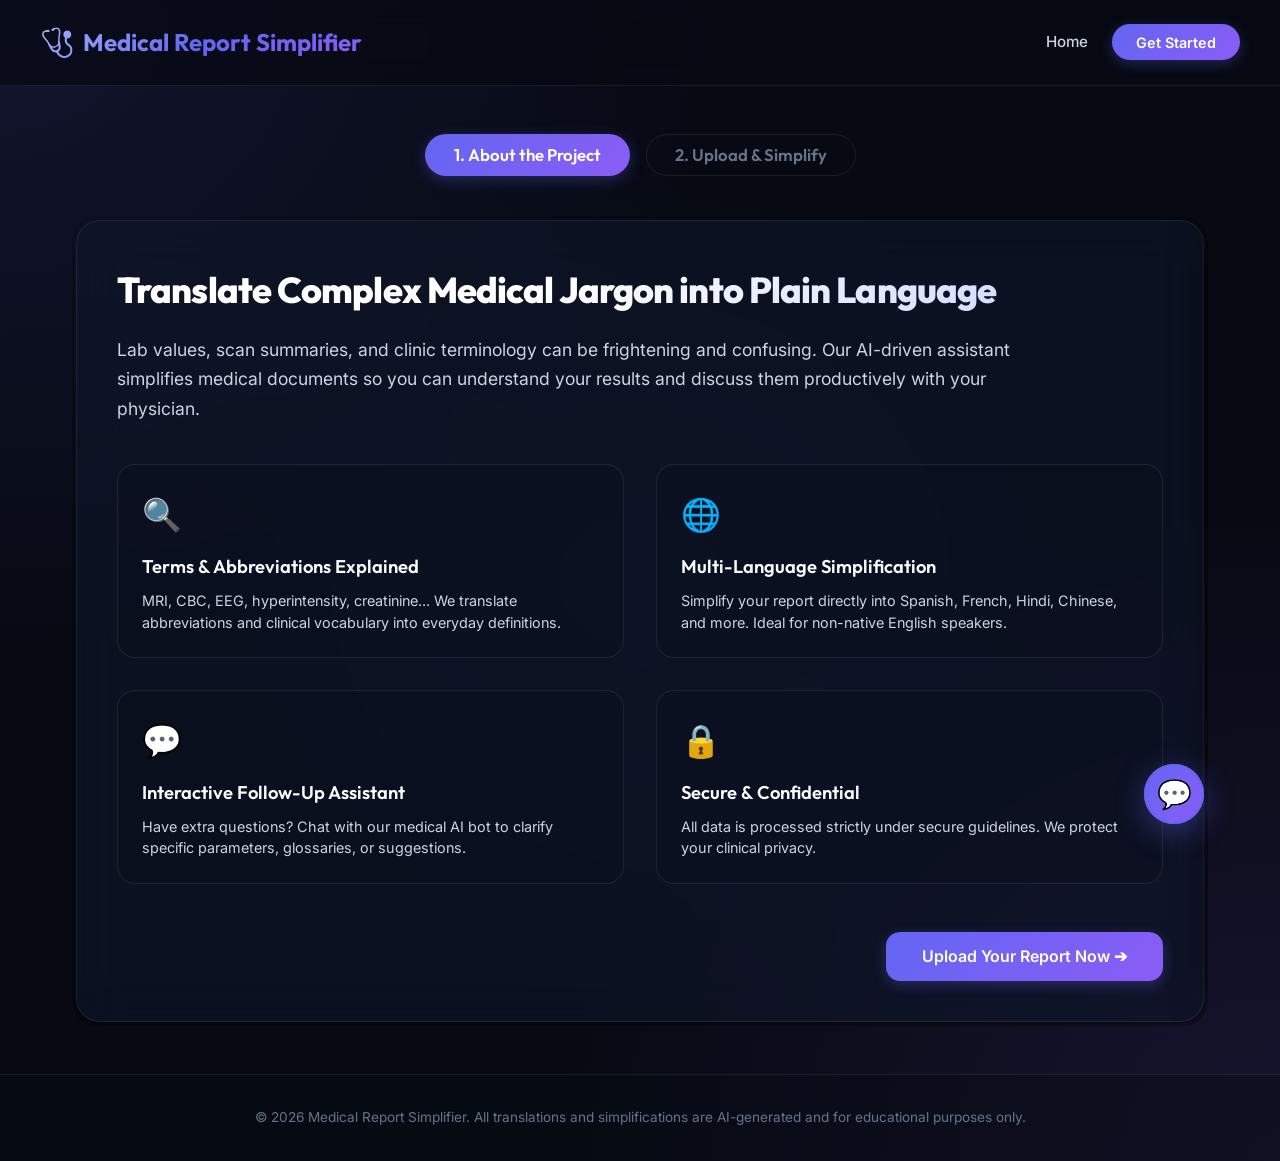
<file: templates/index.html>
<!DOCTYPE html>
<html lang="en">
<head>
    <meta charset="UTF-8">
    <meta name="viewport" content="width=device-width, initial-scale=1.0">
    <title>Medical Report Simplifier - Understand Your Health</title>
    <link rel="stylesheet" href="/static/css/style.css">
</head>
<body>
    <header>
        <div class="nav-container">
            <a href="/" class="logo">
                <span class="logo-icon">🩺</span> Medical Report Simplifier
            </a>
            <nav class="nav-links">
                <a href="/">Home</a>
                <button id="nav-btn-start" class="btn-primary">Get Started</button>
            </nav>
        </div>
    </header>

    <main>
        <!-- Tab Indicators for Navigation -->
        <div class="slider-tabs">
            <button id="tab-slide-1" class="tab-btn active">1. About the Project</button>
            <button id="tab-slide-2" class="tab-btn">2. Upload & Simplify</button>
        </div>

        <!-- Slides Wrapper -->
        <div class="slider-container">
            <div class="slides-wrapper" id="slides-wrapper">
                
                <!-- Slide 1: Explanation of the project -->
                <div class="slide-item active" id="slide-1">
                    <div class="glass-card explanation-card">
                        <h2>Translate Complex Medical Jargon into Plain Language</h2>
                        <p class="intro-p">Lab values, scan summaries, and clinic terminology can be frightening and confusing. Our AI-driven assistant simplifies medical documents so you can understand your results and discuss them productively with your physician.</p>
                        
                        <div class="features-grid">
                            <div class="feature-item">
                                <span class="feature-icon">🔍</span>
                                <h4>Terms & Abbreviations Explained</h4>
                                <p>MRI, CBC, EEG, hyperintensity, creatinine... We translate abbreviations and clinical vocabulary into everyday definitions.</p>
                            </div>
                            <div class="feature-item">
                                <span class="feature-icon">🌐</span>
                                <h4>Multi-Language Simplification</h4>
                                <p>Simplify your report directly into Spanish, French, Hindi, Chinese, and more. Ideal for non-native English speakers.</p>
                            </div>
                            <div class="feature-item">
                                <span class="feature-icon">💬</span>
                                <h4>Interactive Follow-Up Assistant</h4>
                                <p>Have extra questions? Chat with our medical AI bot to clarify specific parameters, glossaries, or suggestions.</p>
                            </div>
                            <div class="feature-item">
                                <span class="feature-icon">🔒</span>
                                <h4>Secure & Confidential</h4>
                                <p>All data is processed strictly under secure guidelines. We protect your clinical privacy.</p>
                            </div>
                        </div>

                        <div class="explanation-footer">
                            <button id="btn-next-slide" class="btn-primary btn-large">Upload Your Report Now ➔</button>
                        </div>
                    </div>
                </div>

                <!-- Slide 2: Input container -->
                <div class="slide-item" id="slide-2">
                    <div class="glass-card upload-card-container">
                        <h2>Upload Clinical Document</h2>
                        <p class="upload-p">Select or drag in your report, and select your preferred output language.</p>

                        <form id="upload-form">
                            <!-- Drag and Drop Zone -->
                            <div class="drop-zone" id="drop-zone">
                                <div class="upload-icon">📥</div>
                                <h3>Drag and drop your report here</h3>
                                <p class="drop-text-sub">or click to browse local storage</p>
                                <span class="supported-formats">Supports PDF, PNG, JPG, JPEG, TIFF (Max 16MB)</span>
                            </div>
                            <input type="file" id="file-input" name="file" accept=".pdf, .png, .jpg, .jpeg, .tiff" style="display: none;">
                            
                            <!-- File Selected Info -->
                            <div class="file-status" id="file-status">
                                <div class="file-info">
                                    <span class="file-icon-badge">📄</span>
                                    <div class="file-info-text">
                                        <div class="file-name" id="file-name">filename.pdf</div>
                                        <div class="file-size" id="file-size">(0.00 MB)</div>
                                    </div>
                                </div>
                                <button type="button" class="btn-remove" id="btn-remove" title="Remove file">✕</button>
                            </div>

                            <!-- Target Language Dropdown Selector -->
                            <div class="upload-language-select">
                                <label for="select-lang-upload">Target Output Language:</label>
                                <select id="select-lang-upload" class="select-translate">
                                    <option value="en">English (Default)</option>
                                    <option value="es">Spanish (Español)</option>
                                    <option value="fr">French (Français)</option>
                                    <option value="de">German (Deutsch)</option>
                                    <option value="hi">Hindi (हिन्दी)</option>
                                    <option value="te">Telugu (తెలుగు)</option>
                                    <option value="ta">Tamil (தமிழ்)</option>
                                    <option value="zh">Chinese (中文)</option>
                                </select>
                            </div>

                            <!-- Actions -->
                            <div class="action-container flex-actions">
                                <button type="button" id="btn-prev-slide" class="btn-secondary">✕ Back to Info</button>
                                <button type="submit" class="btn-submit" id="btn-submit" disabled>Simplify Report</button>
                            </div>
                        </form>

                        <!-- Loader -->
                        <div class="loader-wrapper" id="loader-wrapper">
                            <div class="spinner"></div>
                            <div class="loader-text">Extracting report text & simplifying medical terms...</div>
                        </div>
                    </div>
                </div>

            </div>
        </div>
    </main>

    <footer>
        <p>&copy; 2026 Medical Report Simplifier. All translations and simplifications are AI-generated and for educational purposes only.</p>
    </footer>

    <!-- Custom Modal Popup Screen Message -->
    <div id="custom-alert-modal" class="custom-modal-overlay">
        <div class="custom-modal-card">
            <div class="custom-modal-header">
                <span class="custom-modal-icon">⚠️</span>
                <h3 id="custom-modal-title">System Alert</h3>
            </div>
            <div class="custom-modal-body">
                <p id="custom-modal-message">An unexpected error occurred. Please try again.</p>
            </div>
            <div class="custom-modal-footer">
                <button id="custom-modal-close-btn" class="btn-primary">OK</button>
            </div>
        </div>
    </div>

    <script src="/static/js/script.js"></script>
</body>
</html>
</file>
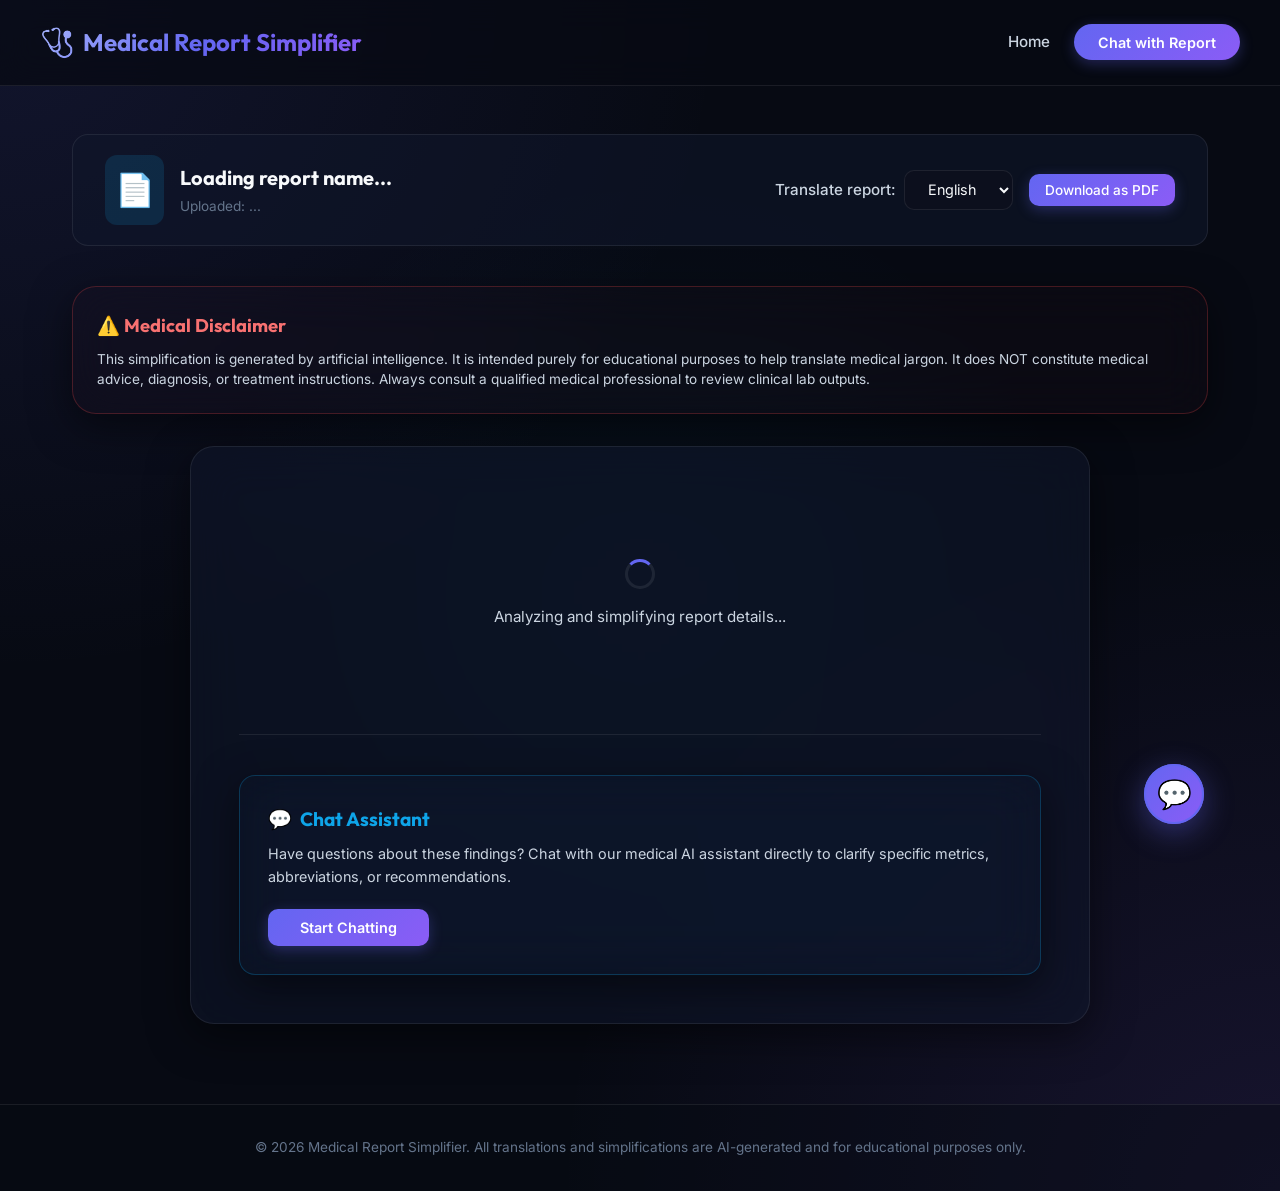
<file: templates/report.html>
<!DOCTYPE html>
<html lang="en">
<head>
    <meta charset="UTF-8">
    <meta name="viewport" content="width=device-width, initial-scale=1.0">
    <title>Simplified Report - Medical Report Simplifier</title>
    <link rel="stylesheet" href="/static/css/style.css">
</head>
<body>
    <header>
        <div class="nav-container">
            <a href="/" class="logo">
                <span class="logo-icon">🩺</span> Medical Report Simplifier
            </a>
            <nav class="nav-links">
                <a href="/">Home</a>
                <button id="btn-chat-trigger" class="btn-primary">Chat with Report</button>
            </nav>
        </div>
    </header>

    <main>
        <div class="report-controls">
            <div class="report-meta-wrapper">
                <span class="report-badge">📄</span>
                <div>
                    <h3 id="report-filename">Loading report name...</h3>
                    <p id="report-date">Uploaded: ...</p>
                </div>
            </div>
            <div class="translation-controls" style="display: flex; gap: 1rem; align-items: center;">
                <div style="display: flex; align-items: center; gap: 0.5rem;">
                    <label for="select-translate">Translate report:</label>
                    <select id="select-translate" class="select-translate">
                        <!-- Loaded dynamically via script.js -->
                        <option value="en">English</option>
                    </select>
                </div>
                <div class="action-buttons-group" style="display: flex; gap: 0.5rem;">
                    <button id="btn-print-report" class="btn-primary" style="padding: 0.5rem 1rem; font-size: 0.85rem; border-radius: 10px; font-weight: 500;">Download as PDF</button>
                </div>
            </div>
        </div>

        <!-- Medical Disclaimer at the Top of the Page -->
        <div class="glass-card accent-card-red" style="margin-bottom: 2rem; padding: 1.5rem; border-color: rgba(239, 68, 68, 0.25); background: rgba(239, 68, 68, 0.02);">
            <h3 class="sidebar-title red-text" style="font-family: var(--font-header); font-size: 1.15rem; margin-bottom: 0.5rem; display: flex; align-items: center; gap: 0.5rem;">
                ⚠️ Medical Disclaimer
            </h3>
            <p class="sidebar-text disclaimer-text" style="font-size: 0.85rem; color: var(--text-secondary); line-height: 1.5; margin-bottom: 0;">This simplification is generated by artificial intelligence. It is intended purely for educational purposes to help translate medical jargon. It does NOT constitute medical advice, diagnosis, or treatment instructions. Always consult a qualified medical professional to review clinical lab outputs.</p>
        </div>

        <div class="report-single-column">
            <section class="glass-card report-card" style="margin-bottom: 2rem;">
                <!-- Report Simplified Body -->
                <div id="report-body" class="markdown-content">
                    <div class="inner-loader">
                        <div class="spinner-small"></div>
                        <span>Analyzing and simplifying report details...</span>
                    </div>
                </div>

                <hr style="border: 0; height: 1px; background: var(--border-glass); margin: 2.5rem 0;">

                <!-- Chatbot Assistant Suggestion at the Bottom of the Output -->
                <div class="glass-card accent-card-teal" style="padding: 1.75rem; border-color: rgba(14, 165, 233, 0.25); background: rgba(14, 165, 233, 0.01); border-radius: 16px;">
                    <h3 class="sidebar-title teal-text" style="font-family: var(--font-header); font-size: 1.2rem; margin-bottom: 0.5rem; display: flex; align-items: center; gap: 0.5rem;">
                        <span>💬</span> Chat Assistant
                    </h3>
                    <p class="sidebar-text" style="font-size: 0.9rem; color: var(--text-secondary); margin-bottom: 1.25rem; line-height: 1.6;">Have questions about these findings? Chat with our medical AI assistant directly to clarify specific metrics, abbreviations, or recommendations.</p>
                    <button id="btn-chat-start" class="btn-primary" style="padding: 0.65rem 2rem; border-radius: 10px; font-weight: 600;">Start Chatting</button>
                </div>
            </section>
        </div>
    </main>

    <footer>
        <p>&copy; 2026 Medical Report Simplifier. All translations and simplifications are AI-generated and for educational purposes only.</p>
    </footer>

    <!-- Custom Modal Popup Screen Message -->
    <div id="custom-alert-modal" class="custom-modal-overlay">
        <div class="custom-modal-card">
            <div class="custom-modal-header">
                <span class="custom-modal-icon">⚠️</span>
                <h3 id="custom-modal-title">System Alert</h3>
            </div>
            <div class="custom-modal-body">
                <p id="custom-modal-message">An unexpected error occurred. Please try again.</p>
            </div>
            <div class="custom-modal-footer">
                <button id="custom-modal-close-btn" class="btn-primary">OK</button>
            </div>
        </div>
    </div>

    <script src="/static/js/script.js"></script>
</body>
</html>
</file>
<file: static/css/style.css>
@import url('https://fonts.googleapis.com/css2?family=Inter:wght@300;400;500;600;700&family=Outfit:wght@400;500;600;700;800&display=swap');

:root {
    --bg-primary: #070a13;
    --bg-secondary: #0c0f1d;
    --bg-card: rgba(15, 23, 42, 0.6);
    --border-glass: rgba(255, 255, 255, 0.08);
    --border-active: rgba(99, 102, 241, 0.4);
    
    --text-primary: #f8fafc;
    --text-secondary: #cbd5e1;
    --text-muted: #64748b;
    
    --accent-indigo: #6366f1;
    --accent-purple: #8b5cf6;
    --accent-teal: #0ea5e9;
    --accent-red: #ef4444;
    
    --glow-indigo: rgba(99, 102, 241, 0.25);
    --glow-purple: rgba(139, 92, 246, 0.25);
    
    --transition-smooth: all 0.3s cubic-bezier(0.4, 0, 0.2, 1);
    --font-header: 'Outfit', sans-serif;
    --font-body: 'Inter', sans-serif;
}

* {
    box-sizing: border-box;
    margin: 0;
    padding: 0;
}

body {
    background-color: var(--bg-primary);
    background-image: 
        radial-gradient(at 0% 0%, rgba(99, 102, 241, 0.12) 0px, transparent 40%),
        radial-gradient(at 100% 100%, rgba(139, 92, 246, 0.12) 0px, transparent 40%),
        radial-gradient(at 50% 50%, rgba(14, 165, 233, 0.05) 0px, transparent 50%);
    color: var(--text-primary);
    font-family: var(--font-body);
    line-height: 1.6;
    min-height: 100vh;
    display: flex;
    flex-direction: column;
    overflow-x: hidden;
}

/* Custom Scrollbar */
::-webkit-scrollbar {
    width: 8px;
    height: 8px;
}
::-webkit-scrollbar-track {
    background: var(--bg-primary);
}
::-webkit-scrollbar-thumb {
    background: rgba(99, 102, 241, 0.2);
    border-radius: 9999px;
}
::-webkit-scrollbar-thumb:hover {
    background: rgba(99, 102, 241, 0.4);
}

/* Header / Navbar */
header {
    background: rgba(7, 10, 19, 0.75);
    backdrop-filter: blur(16px);
    -webkit-backdrop-filter: blur(16px);
    border-bottom: 1px solid var(--border-glass);
    padding: 1.25rem 2rem;
    position: sticky;
    top: 0;
    z-index: 100;
}

.nav-container {
    max-width: 1200px;
    margin: 0 auto;
    display: flex;
    justify-content: space-between;
    align-items: center;
}

.logo {
    font-family: var(--font-header);
    font-size: 1.5rem;
    font-weight: 700;
    background: linear-gradient(135deg, #a5b4fc 0%, var(--accent-indigo) 50%, var(--accent-purple) 100%);
    -webkit-background-clip: text;
    -webkit-text-fill-color: transparent;
    display: flex;
    align-items: center;
    gap: 0.5rem;
    text-decoration: none;
}

.logo-icon {
    font-size: 1.75rem;
}

.nav-links {
    display: flex;
    gap: 1.5rem;
    align-items: center;
}

.nav-links a {
    color: var(--text-secondary);
    text-decoration: none;
    font-weight: 500;
    font-size: 0.95rem;
    transition: var(--transition-smooth);
}

.nav-links a:hover {
    color: var(--text-primary);
}

/* Primary Button */
.btn-primary {
    background: linear-gradient(135deg, var(--accent-indigo) 0%, var(--accent-purple) 100%);
    color: white !important;
    padding: 0.6rem 1.5rem;
    border: none;
    border-radius: 9999px;
    font-family: var(--font-body);
    font-weight: 600;
    font-size: 0.9rem;
    cursor: pointer;
    box-shadow: 0 4px 14px 0 rgba(99, 102, 241, 0.3);
    transition: var(--transition-smooth);
    display: inline-flex;
    align-items: center;
    justify-content: center;
    text-decoration: none;
}

.btn-primary:hover {
    transform: translateY(-2px);
    box-shadow: 0 6px 20px 0 rgba(99, 102, 241, 0.45);
}

.btn-primary:active {
    transform: translateY(0);
}

.btn-large {
    padding: 0.9rem 2.25rem;
    font-size: 1rem;
    border-radius: 14px;
}

.btn-full-width {
    width: 100%;
}

/* Secondary Button */
.btn-secondary {
    background: rgba(255, 255, 255, 0.05);
    border: 1px solid var(--border-glass);
    color: var(--text-secondary);
    padding: 0.8rem 1.5rem;
    border-radius: 12px;
    font-family: var(--font-body);
    font-weight: 600;
    font-size: 0.95rem;
    cursor: pointer;
    transition: var(--transition-smooth);
    display: inline-flex;
    align-items: center;
    justify-content: center;
}

.btn-secondary:hover {
    background: rgba(255, 255, 255, 0.1);
    color: var(--text-primary);
    border-color: rgba(255, 255, 255, 0.2);
}

/* Main Dashboard Wrapper */
main {
    flex: 1;
    max-width: 1200px;
    width: 100%;
    margin: 3rem auto;
    padding: 0 2rem;
}

/* Cards (Glassmorphism) */
.glass-card {
    background: var(--bg-card);
    backdrop-filter: blur(24px);
    -webkit-backdrop-filter: blur(24px);
    border: 1px solid var(--border-glass);
    border-radius: 24px;
    padding: 2.5rem;
    box-shadow: 0 12px 40px 0 rgba(0, 0, 0, 0.5);
    transition: var(--transition-smooth);
}

/* -------------------------------------------------------------
   HOMEPAGE SLIDER SYSTEM (TWO SLIDES)
   ------------------------------------------------------------- */
.slider-tabs {
    display: flex;
    justify-content: center;
    gap: 1rem;
    margin-bottom: 2.5rem;
}

.tab-btn {
    background: transparent;
    border: 1px solid var(--border-glass);
    color: var(--text-muted);
    font-family: var(--font-header);
    font-size: 1.05rem;
    font-weight: 600;
    padding: 0.6rem 1.75rem;
    border-radius: 9999px;
    cursor: pointer;
    transition: var(--transition-smooth);
}

.tab-btn:hover {
    color: var(--text-secondary);
    border-color: rgba(99, 102, 241, 0.25);
}

.tab-btn.active {
    background: linear-gradient(135deg, var(--accent-indigo) 0%, var(--accent-purple) 100%);
    color: white;
    border-color: transparent;
    box-shadow: 0 4px 15px rgba(99, 102, 241, 0.3);
}

.slider-container {
    width: 100%;
    overflow: hidden;
    position: relative;
    border-radius: 24px;
}

.slides-wrapper {
    display: flex;
    width: 200%; /* Two slides, 100% each */
    transition: transform 0.6s cubic-bezier(0.4, 0, 0.2, 1);
}

.slide-item {
    width: 50%;
    flex-shrink: 0;
    padding: 0.25rem;
}

/* Slide 1: Explanation Card Styling */
.explanation-card h2 {
    font-family: var(--font-header);
    font-size: 2.25rem;
    font-weight: 800;
    margin-bottom: 1rem;
    background: linear-gradient(135deg, #ffffff 40%, #c7d2fe 100%);
    -webkit-background-clip: text;
    -webkit-text-fill-color: transparent;
    letter-spacing: -0.025em;
}

.intro-p {
    font-size: 1.1rem;
    color: var(--text-secondary);
    margin-bottom: 2.5rem;
    max-width: 900px;
    line-height: 1.7;
}

.features-grid {
    display: grid;
    grid-template-columns: 1fr 1fr;
    gap: 2rem;
    margin-bottom: 3rem;
}

.feature-item {
    background: rgba(12, 15, 29, 0.4);
    border: 1px solid var(--border-glass);
    border-radius: 18px;
    padding: 1.5rem;
    transition: var(--transition-smooth);
}

.feature-item:hover {
    border-color: rgba(99, 102, 241, 0.2);
    transform: translateY(-2px);
    background: rgba(12, 15, 29, 0.6);
}

.feature-icon {
    font-size: 2rem;
    display: inline-block;
    margin-bottom: 0.75rem;
}

.feature-item h4 {
    font-family: var(--font-header);
    font-size: 1.15rem;
    font-weight: 600;
    color: var(--text-primary);
    margin-bottom: 0.5rem;
}

.feature-item p {
    font-size: 0.9rem;
    color: var(--text-secondary);
    line-height: 1.5;
}

.explanation-footer {
    text-align: right;
}

/* Slide 2: Upload Area & Targets */
.upload-card-container h2 {
    font-family: var(--font-header);
    font-size: 2.25rem;
    font-weight: 800;
    margin-bottom: 0.5rem;
}

.upload-p {
    color: var(--text-secondary);
    margin-bottom: 2rem;
    font-size: 1rem;
}

.drop-zone {
    border: 2px dashed rgba(99, 102, 241, 0.3);
    border-radius: 20px;
    padding: 4.5rem 2rem;
    text-align: center;
    background: rgba(15, 23, 42, 0.4);
    cursor: pointer;
    transition: var(--transition-smooth);
    display: flex;
    flex-direction: column;
    align-items: center;
    gap: 1rem;
}

.drop-zone:hover, .drop-zone.dragover {
    border-color: var(--accent-indigo);
    background: rgba(99, 102, 241, 0.06);
    box-shadow: 0 0 25px 0 var(--glow-indigo);
    transform: scale(1.01);
}

.upload-icon {
    font-size: 3.5rem;
    color: var(--accent-indigo);
    animation: float 3s ease-in-out infinite;
}

@keyframes float {
    0%, 100% { transform: translateY(0); }
    50% { transform: translateY(-8px); }
}

.drop-zone h3 {
    font-family: var(--font-header);
    font-size: 1.4rem;
    font-weight: 600;
    color: var(--text-primary);
}

.drop-text-sub {
    color: var(--accent-indigo);
    font-size: 0.95rem;
    font-weight: 500;
}

.supported-formats {
    color: var(--text-muted);
    font-size: 0.8rem;
    margin-top: 0.5rem;
}

/* Language Selection on Upload */
.upload-language-select {
    margin-top: 1.75rem;
    background: rgba(12, 15, 29, 0.5);
    border: 1px solid var(--border-glass);
    border-radius: 16px;
    padding: 1.25rem 1.5rem;
    display: flex;
    flex-direction: column;
    gap: 0.5rem;
    text-align: left;
}

.upload-language-select label {
    font-size: 0.9rem;
    font-weight: 600;
    color: var(--text-secondary);
}

.upload-language-select select {
    width: 100%;
}

.flex-actions {
    display: flex;
    gap: 1.25rem;
    align-items: center;
    justify-content: stretch;
}

.btn-submit {
    font-family: var(--font-header);
    font-size: 1.1rem;
    font-weight: 700;
    background: linear-gradient(135deg, var(--accent-indigo) 0%, var(--accent-purple) 100%);
    border: none;
    color: white;
    padding: 1rem 2.5rem;
    border-radius: 14px;
    cursor: pointer;
    box-shadow: 0 4px 22px 0 rgba(99, 102, 241, 0.4);
    transition: var(--transition-smooth);
    flex: 2;
}

.btn-submit:hover:not(:disabled) {
    transform: translateY(-2px);
    box-shadow: 0 6px 26px 0 rgba(99, 102, 241, 0.55);
}

.btn-submit:disabled {
    opacity: 0.4;
    cursor: not-allowed;
    box-shadow: none;
}

.flex-actions .btn-secondary {
    flex: 1;
    padding: 1rem 1.5rem;
}


/* File Selected Status Card */
.file-status {
    margin-top: 1.5rem;
    background: rgba(12, 15, 29, 0.85);
    border: 1px solid var(--border-glass);
    border-radius: 16px;
    padding: 1.25rem;
    display: none;
    align-items: center;
    justify-content: space-between;
}

.file-info {
    display: flex;
    align-items: center;
    gap: 1rem;
}

.file-icon-badge {
    font-size: 1.75rem;
    background: rgba(99, 102, 241, 0.15);
    padding: 0.5rem;
    border-radius: 12px;
}

.file-info-text {
    font-size: 0.95rem;
}

.file-name {
    font-weight: 600;
    color: var(--text-primary);
    word-break: break-all;
}

.file-size {
    color: var(--text-muted);
    font-size: 0.85rem;
    margin-top: 0.1rem;
}

.btn-remove {
    background: rgba(239, 68, 68, 0.1);
    border: none;
    color: #ef4444;
    cursor: pointer;
    font-size: 1rem;
    width: 32px;
    height: 32px;
    border-radius: 50%;
    display: flex;
    align-items: center;
    justify-content: center;
    transition: var(--transition-smooth);
}

.btn-remove:hover {
    background: #ef4444;
    color: white;
}

/* Loading Overlay */
.loader-wrapper {
    display: none;
    flex-direction: column;
    align-items: center;
    gap: 1.5rem;
    margin-top: 2rem;
}

.spinner {
    width: 55px;
    height: 55px;
    border: 4px solid var(--border-glass);
    border-top: 4px solid var(--accent-indigo);
    border-radius: 50%;
    animation: spin 1s linear infinite;
    box-shadow: 0 0 15px rgba(99, 102, 241, 0.2);
}

.spinner-small {
    width: 30px;
    height: 30px;
    border: 3px solid var(--border-glass);
    border-top: 3px solid var(--accent-indigo);
    border-radius: 50%;
    animation: spin 1s linear infinite;
}

@keyframes spin {
    0% { transform: rotate(0deg); }
    100% { transform: rotate(360deg); }
}

.loader-text {
    font-size: 1rem;
    color: var(--text-secondary);
    font-weight: 500;
    text-align: center;
}

/* Report Page Layout */
.report-controls {
    display: flex;
    justify-content: space-between;
    align-items: center;
    margin-bottom: 2.5rem;
    background: var(--bg-card);
    padding: 1.25rem 2rem;
    border-radius: 16px;
    border: 1px solid var(--border-glass);
    gap: 1.5rem;
}

.report-meta-wrapper {
    display: flex;
    align-items: center;
    gap: 1rem;
}

.report-badge {
    font-size: 2rem;
    background: rgba(14, 165, 233, 0.15);
    padding: 0.6rem;
    border-radius: 12px;
}

.report-controls h3 {
    font-family: var(--font-header);
    font-size: 1.25rem;
    font-weight: 700;
    color: var(--text-primary);
}

.report-controls p {
    font-size: 0.85rem;
    color: var(--text-muted);
    margin-top: 0.1rem;
}

.translation-controls {
    display: flex;
    align-items: center;
    gap: 0.75rem;
}

.translation-controls label {
    font-size: 0.95rem;
    color: var(--text-secondary);
    font-weight: 500;
}

.select-translate {
    background: var(--bg-secondary);
    border: 1px solid var(--border-glass);
    color: var(--text-primary);
    padding: 0.6rem 1.2rem;
    border-radius: 10px;
    font-family: var(--font-body);
    font-size: 0.9rem;
    outline: none;
    cursor: pointer;
    transition: var(--transition-smooth);
}

.select-translate:focus {
    border-color: var(--accent-indigo);
    box-shadow: 0 0 10px rgba(99, 102, 241, 0.25);
}

.report-grid {
    display: grid;
    grid-template-columns: 1.3fr 0.7fr;
    gap: 2.5rem;
    align-items: start;
}

.report-single-column {
    max-width: 900px;
    margin: 0 auto;
    width: 100%;
}

.report-card {
    padding: 3rem !important;
}

.report-sidebar {
    display: flex;
    flex-direction: column;
    gap: 2rem;
}

.sidebar-title {
    font-family: var(--font-header);
    font-size: 1.25rem;
    margin-bottom: 0.85rem;
    display: flex;
    align-items: center;
    gap: 0.5rem;
}

.teal-text { color: var(--accent-teal); }
.red-text { color: #f87171; }

.sidebar-text {
    font-size: 0.9rem;
    color: var(--text-secondary);
    line-height: 1.6;
    margin-bottom: 1.5rem;
}

.disclaimer-text {
    margin-bottom: 0;
}

.accent-card-teal {
    border-color: rgba(14, 165, 233, 0.25);
}

.accent-card-red {
    border-color: rgba(239, 68, 68, 0.25);
    background: rgba(239, 68, 68, 0.02);
}

.inner-loader {
    display: flex;
    flex-direction: column;
    align-items: center;
    gap: 1rem;
    padding: 4rem 0;
    color: var(--text-secondary);
    font-size: 0.95rem;
}

.report-error-card {
    text-align: center;
    padding: 3rem 0;
}

.report-error-card h3 {
    color: var(--accent-red);
    font-size: 1.5rem;
    margin-bottom: 0.5rem;
}

.report-error-card p {
    color: var(--text-secondary);
}

/* Markdown Styling inside reports */
.markdown-content {
    transition: opacity 0.2s ease;
}

.markdown-content h1, .markdown-content h2 {
    font-family: var(--font-header);
    color: var(--text-primary);
    margin-top: 1.25rem;
    margin-bottom: 0.5rem;
    font-size: clamp(1.4rem, 2.5vw + 0.8rem, 1.85rem);
}

.markdown-content h3 {
    font-family: var(--font-header);
    font-size: clamp(1.1rem, 1.5vw + 0.6rem, 1.35rem);
    border-bottom: 1px solid var(--border-glass);
    padding-bottom: 0.5rem;
    color: #a5b4fc;
    margin-top: 1rem;
    margin-bottom: 0.4rem;
}

.markdown-content h1:first-child,
.markdown-content h2:first-child,
.markdown-content h3:first-child {
    margin-top: 0;
}

.markdown-content p {
    color: var(--text-secondary);
    margin-bottom: 0.6rem;
    font-size: clamp(0.9rem, 0.8vw + 0.7rem, 1.05rem);
    line-height: 1.6;
}

.markdown-content ul {
    margin-left: 2rem;
    margin-bottom: 0.6rem;
    color: var(--text-secondary);
}

.markdown-content li {
    margin-bottom: 0.3rem;
    font-size: clamp(0.9rem, 0.8vw + 0.7rem, 1.05rem);
    line-height: 1.6;
}

.markdown-content hr {
    border: 0;
    height: 1px;
    background: var(--border-glass);
    margin: 1.25rem 0;
}


/* -------------------------------------------------------------
   FLOATING ASSISTANT WIDGET & CHAT SYSTEM
   ------------------------------------------------------------- */
#chatbot-widget-container {
    position: fixed;
    bottom: 2cm;
    right: 2cm;
    z-index: 9999;
}

.chatbot-trigger {
    width: 60px;
    height: 60px;
    border-radius: 50%;
    background: linear-gradient(135deg, var(--accent-indigo) 0%, var(--accent-purple) 100%);
    border: none;
    color: white;
    cursor: pointer;
    box-shadow: 0 8px 30px rgba(99, 102, 241, 0.4);
    display: flex;
    align-items: center;
    justify-content: center;
    position: relative;
    transition: transform 0.2s cubic-bezier(0.34, 1.56, 0.64, 1);
}

.chatbot-trigger:hover {
    transform: scale(1.08);
}

.chatbot-trigger:active {
    transform: scale(0.95);
}

.trigger-icon {
    font-size: 1.75rem;
    display: flex;
    align-items: center;
    justify-content: center;
}

.trigger-pulse {
    position: absolute;
    top: 0;
    left: 0;
    width: 100%;
    height: 100%;
    border-radius: 50%;
    border: 2px solid var(--accent-indigo);
    animation: widget-pulse 2s infinite;
    pointer-events: none;
}

@keyframes widget-pulse {
    0% { transform: scale(1); opacity: 0.8; }
    100% { transform: scale(1.4); opacity: 0; }
}

.chatbot-window {
    position: absolute;
    bottom: 75px;
    right: 0;
    width: 380px;
    height: 560px;
    background: rgba(12, 17, 34, 0.95);
    backdrop-filter: blur(28px);
    -webkit-backdrop-filter: blur(28px);
    border: 1px solid var(--border-glass);
    border-radius: 20px;
    box-shadow: 0 15px 50px rgba(0, 0, 0, 0.6), 0 0 30px rgba(99, 102, 241, 0.05);
    display: flex;
    flex-direction: column;
    overflow: hidden;
    opacity: 0;
    transform: scale(0.9) translateY(20px);
    pointer-events: none;
    transform-origin: bottom right;
    transition: opacity 0.3s cubic-bezier(0.34, 1.56, 0.64, 1),
                transform 0.3s cubic-bezier(0.34, 1.56, 0.64, 1);
}

.chatbot-window.active {
    opacity: 1;
    transform: scale(1) translateY(0);
    pointer-events: auto;
}

.chatbot-header {
    background: rgba(15, 23, 42, 0.85);
    padding: 1.1rem 1.5rem;
    border-bottom: 1px solid var(--border-glass);
    display: flex;
    align-items: center;
    justify-content: space-between;
}

.chatbot-title {
    display: flex;
    align-items: center;
    gap: 0.75rem;
}

.chatbot-status-dot {
    width: 9px;
    height: 9px;
    background-color: #10b981;
    border-radius: 50%;
    box-shadow: 0 0 10px #10b981;
}

.chatbot-title h4 {
    font-family: var(--font-header);
    font-size: 1.05rem;
    font-weight: 600;
}

.chatbot-subtitle {
    font-size: 0.72rem;
    color: var(--text-muted);
    display: block;
    margin-top: -0.1rem;
}

.chatbot-close-btn {
    background: none;
    border: none;
    color: var(--text-muted);
    font-size: 1.5rem;
    cursor: pointer;
    line-height: 1;
    transition: var(--transition-smooth);
}

.chatbot-close-btn:hover {
    color: var(--text-primary);
}

.chatbot-messages {
    flex: 1;
    padding: 1.5rem;
    overflow-y: auto;
    display: flex;
    flex-direction: column;
    gap: 1.25rem;
    background: rgba(12, 17, 34, 0.3);
}

.chatbot-messages .message {
    max-width: 85%;
    padding: 0.8rem 1.1rem;
    border-radius: 16px;
    font-size: 0.9rem;
    line-height: 1.5;
    word-break: break-word;
}

.chatbot-messages .message.user {
    align-self: flex-end;
    background: linear-gradient(135deg, var(--accent-indigo) 0%, var(--accent-purple) 100%);
    color: white;
    border-bottom-right-radius: 4px;
    box-shadow: 0 4px 10px rgba(99, 102, 241, 0.15);
}

.chatbot-messages .message.bot {
    align-self: flex-start;
    background: rgba(255, 255, 255, 0.05);
    border: 1px solid var(--border-glass);
    color: var(--text-secondary);
    border-bottom-left-radius: 4px;
}

.chatbot-messages .message.bot p {
    margin-bottom: 0.5rem;
}

.chatbot-messages .message.bot p:last-child {
    margin-bottom: 0;
}

.chatbot-messages .message.bot ul {
    margin-left: 1.2rem;
    margin-top: 0.3rem;
    margin-bottom: 0.3rem;
}

.chatbot-messages .message.bot li {
    margin-bottom: 0.3rem;
}

.chatbot-messages .message.bot h3 {
    font-family: var(--font-header);
    font-size: 1.1rem;
    margin: 0.75rem 0 0.4rem 0;
    color: var(--text-primary);
}

.chatbot-messages .message.bot h3:first-child {
    margin-top: 0;
}

.chatbot-messages .message.bot hr {
    border: 0;
    height: 1px;
    background: var(--border-glass);
    margin: 0.75rem 0;
}

.chatbot-messages .message.typing {
    font-style: italic;
    color: var(--text-muted);
    animation: typing-fade 1.5s infinite;
}

@keyframes typing-fade {
    0%, 100% { opacity: 0.5; }
    50% { opacity: 1; }
}

.chatbot-input-area {
    padding: 1rem 1.25rem;
    background: rgba(15, 23, 42, 0.9);
    border-top: 1px solid var(--border-glass);
    display: flex;
    gap: 0.75rem;
    align-items: center;
}

.chatbot-input-area input {
    flex: 1;
    background: var(--bg-secondary);
    border: 1px solid var(--border-glass);
    border-radius: 12px;
    color: var(--text-primary);
    padding: 0.75rem 1.1rem;
    outline: none;
    font-family: var(--font-body);
    font-size: 0.9rem;
    transition: var(--transition-smooth);
}

.chatbot-input-area input:focus {
    border-color: var(--accent-indigo);
    box-shadow: 0 0 10px rgba(99, 102, 241, 0.15);
}

.chatbot-send-btn {
    background: linear-gradient(135deg, var(--accent-indigo) 0%, var(--accent-purple) 100%);
    border: none;
    color: white;
    width: 42px;
    height: 42px;
    border-radius: 10px;
    cursor: pointer;
    display: flex;
    align-items: center;
    justify-content: center;
    font-size: 1.1rem;
    transition: var(--transition-smooth);
    box-shadow: 0 4px 10px rgba(99, 102, 241, 0.15);
}

.chatbot-send-btn:hover {
    transform: scale(1.05);
}


/* -------------------------------------------------------------
   CUSTOM ALERT POPUP SCREEN MODAL DIALOG
   ------------------------------------------------------------- */
.custom-modal-overlay {
    position: fixed;
    top: 0;
    left: 0;
    width: 100vw;
    height: 100vh;
    background: rgba(4, 6, 12, 0.8);
    backdrop-filter: blur(12px);
    -webkit-backdrop-filter: blur(12px);
    display: flex;
    align-items: center;
    justify-content: center;
    z-index: 999999;
    opacity: 0;
    pointer-events: none;
    transition: opacity 0.3s ease;
}

.custom-modal-overlay.active {
    opacity: 1;
    pointer-events: auto;
}

.custom-modal-card {
    background: rgba(15, 23, 42, 0.95);
    border: 1px solid rgba(239, 68, 68, 0.25);
    border-radius: 24px;
    padding: 2.5rem;
    max-width: 480px;
    width: 90%;
    box-shadow: 0 24px 60px rgba(0, 0, 0, 0.7), 0 0 30px rgba(239, 68, 68, 0.1);
    transform: scale(0.9);
    transition: transform 0.3s cubic-bezier(0.34, 1.56, 0.64, 1);
    text-align: center;
}

.custom-modal-overlay.active .custom-modal-card {
    transform: scale(1);
}

.custom-modal-header {
    display: flex;
    flex-direction: column;
    align-items: center;
    gap: 0.75rem;
    margin-bottom: 1.25rem;
}

.custom-modal-icon {
    font-size: 2.75rem;
    background: rgba(239, 68, 68, 0.12);
    width: 65px;
    height: 65px;
    border-radius: 50%;
    display: flex;
    align-items: center;
    justify-content: center;
    color: var(--accent-red);
}

.custom-modal-header h3 {
    font-family: var(--font-header);
    font-size: 1.35rem;
    font-weight: 700;
    color: var(--text-primary);
}

.custom-modal-body p {
    font-size: 0.95rem;
    color: var(--text-secondary);
    line-height: 1.6;
    margin-bottom: 2rem;
}

.custom-modal-footer button {
    width: 100%;
    padding: 0.85rem;
    border-radius: 12px;
}


/* Footer Section */
footer {
    border-top: 1px solid var(--border-glass);
    padding: 2rem;
    text-align: center;
    color: var(--text-muted);
    font-size: 0.85rem;
    margin-top: auto;
    background: rgba(7, 10, 19, 0.4);
}


/* -------------------------------------------------------------
   RESPONSIVE LAYOUT MEDIA QUERIES (MOBILE CHAT / VERTICAL STACK)
   ------------------------------------------------------------- */
@media (max-width: 968px) {
    main {
        margin: 2rem auto;
    }
    
    .features-grid {
        grid-template-columns: 1fr;
        gap: 1.5rem;
    }
    
    .report-grid {
        grid-template-columns: 1fr;
        gap: 2rem;
    }
    
    .report-card {
        padding: 2rem !important;
    }
}

@media (max-width: 768px) {
    header {
        padding: 1rem 1.5rem;
    }

    .nav-container {
        flex-direction: column;
        gap: 0.75rem;
    }
    
    .logo {
        font-size: 1.35rem;
    }
    
    .explanation-card h2, .upload-card-container h2 {
        font-size: 1.85rem;
    }
    
    .intro-p {
        font-size: 1rem;
        margin-bottom: 1.75rem;
    }
    
    .report-controls {
        flex-direction: column;
        align-items: flex-start;
        padding: 1.25rem;
        gap: 1rem;
    }
    
    .translation-controls {
        width: 100%;
        justify-content: space-between;
    }
    
    .select-translate {
        flex: 1;
        max-width: 200px;
    }
    
    #chatbot-widget-container {
        bottom: 1.5rem;
        right: 1.5rem;
    }
    
    .chatbot-window {
        bottom: 70px;
        width: 320px;
        height: 480px;
    }
}

@media (max-width: 480px) {
    main {
        padding: 0 1rem;
    }

    .glass-card {
        padding: 1.5rem;
        border-radius: 18px;
    }
    
    .drop-zone {
        padding: 2.5rem 1rem;
    }
    
    .upload-icon {
        font-size: 2.75rem;
    }
    
    .flex-actions {
        flex-direction: column-reverse;
        gap: 0.75rem;
    }
    
    .flex-actions button, .btn-submit {
        width: 100%;
    }
    
    .chatbot-window {
        position: fixed;
        bottom: 10px;
        right: 10px;
        left: 10px;
        width: auto;
        height: 75vh;
        z-index: 10000;
        transform-origin: bottom right;
    }
    
    .chatbot-trigger {
        width: 52px;
        height: 52px;
    }

    .slider-tabs {
        gap: 0.5rem;
        margin-bottom: 1.5rem;
    }
    
    .tab-btn {
        padding: 0.5rem 0.75rem;
        font-size: 0.85rem;
        flex: 1;
        text-align: center;
        white-space: nowrap;
    }
}

/* -------------------------------------------------------------
   RESPONSIVE MARKDOWN CONTENT (PREVENTS OVERFLOWS)
   ------------------------------------------------------------- */
.markdown-content table {
    width: 100%;
    border-collapse: collapse;
    margin-bottom: 1.5rem;
    font-size: 0.9rem;
    display: block;
    overflow-x: auto;
    -webkit-overflow-scrolling: touch;
}
.markdown-content th, .markdown-content td {
    border: 1px solid var(--border-glass);
    padding: 0.6rem 0.9rem;
    text-align: left;
}
.markdown-content th {
    background: rgba(255, 255, 255, 0.05);
    font-weight: 600;
}
.markdown-content img {
    max-width: 100%;
    height: auto;
    border-radius: 12px;
}
.markdown-content pre, .markdown-content code {
    max-width: 100%;
    overflow-x: auto;
    background: rgba(0, 0, 0, 0.2);
    border-radius: 6px;
    font-family: monospace;
}

/* -------------------------------------------------------------
   ULTRA-SMALL VIEWPONT ADJUSTMENTS (360PX AND BELOW)
   ------------------------------------------------------------- */
@media (max-width: 360px) {
    .tab-btn {
        font-size: 0.78rem;
        padding: 0.4rem 0.5rem;
    }
    .logo {
        font-size: 1.15rem;
    }
    header {
        padding: 0.75rem 1rem;
    }
}

/* -------------------------------------------------------------
   PRINT & PDF LAYOUT STYLES (REPORTS ONLY)
   ------------------------------------------------------------- */
@media print {
    /* Hide all wrapper UI, navigational, side cards and control elements */
    header,
    .report-controls,
    .accent-card-red,
    .accent-card-teal,
    .report-card hr,
    footer,
    #chatbot-widget-container,
    .custom-modal-overlay {
        display: none !important;
    }

    /* Reset background and layouts for paper sizes */
    body {
        background: white !important;
        background-image: none !important;
        color: black !important;
        font-size: 12pt !important;
        line-height: 1.5 !important;
        margin: 0 !important;
        padding: 0 !important;
    }

    main {
        margin: 0 !important;
        padding: 0 !important;
        max-width: 100% !important;
        width: 100% !important;
    }

    .report-single-column {
        max-width: 100% !important;
        margin: 0 !important;
        width: 100% !important;
    }

    .glass-card.report-card {
        background: transparent !important;
        border: none !important;
        box-shadow: none !important;
        padding: 0 !important;
        margin: 0 !important;
    }

    .markdown-content {
        color: black !important;
    }

    .markdown-content h1, 
    .markdown-content h2, 
    .markdown-content h3 {
        color: black !important;
        border-bottom-color: #ccc !important;
        page-break-after: avoid;
    }

    .markdown-content p, 
    .markdown-content li {
        color: black !important;
    }

    /* Print page margins & breaks */
    h2, h3 {
        page-break-after: avoid;
    }
    p, li, hr {
        page-break-inside: avoid;
    }
}
</file>
